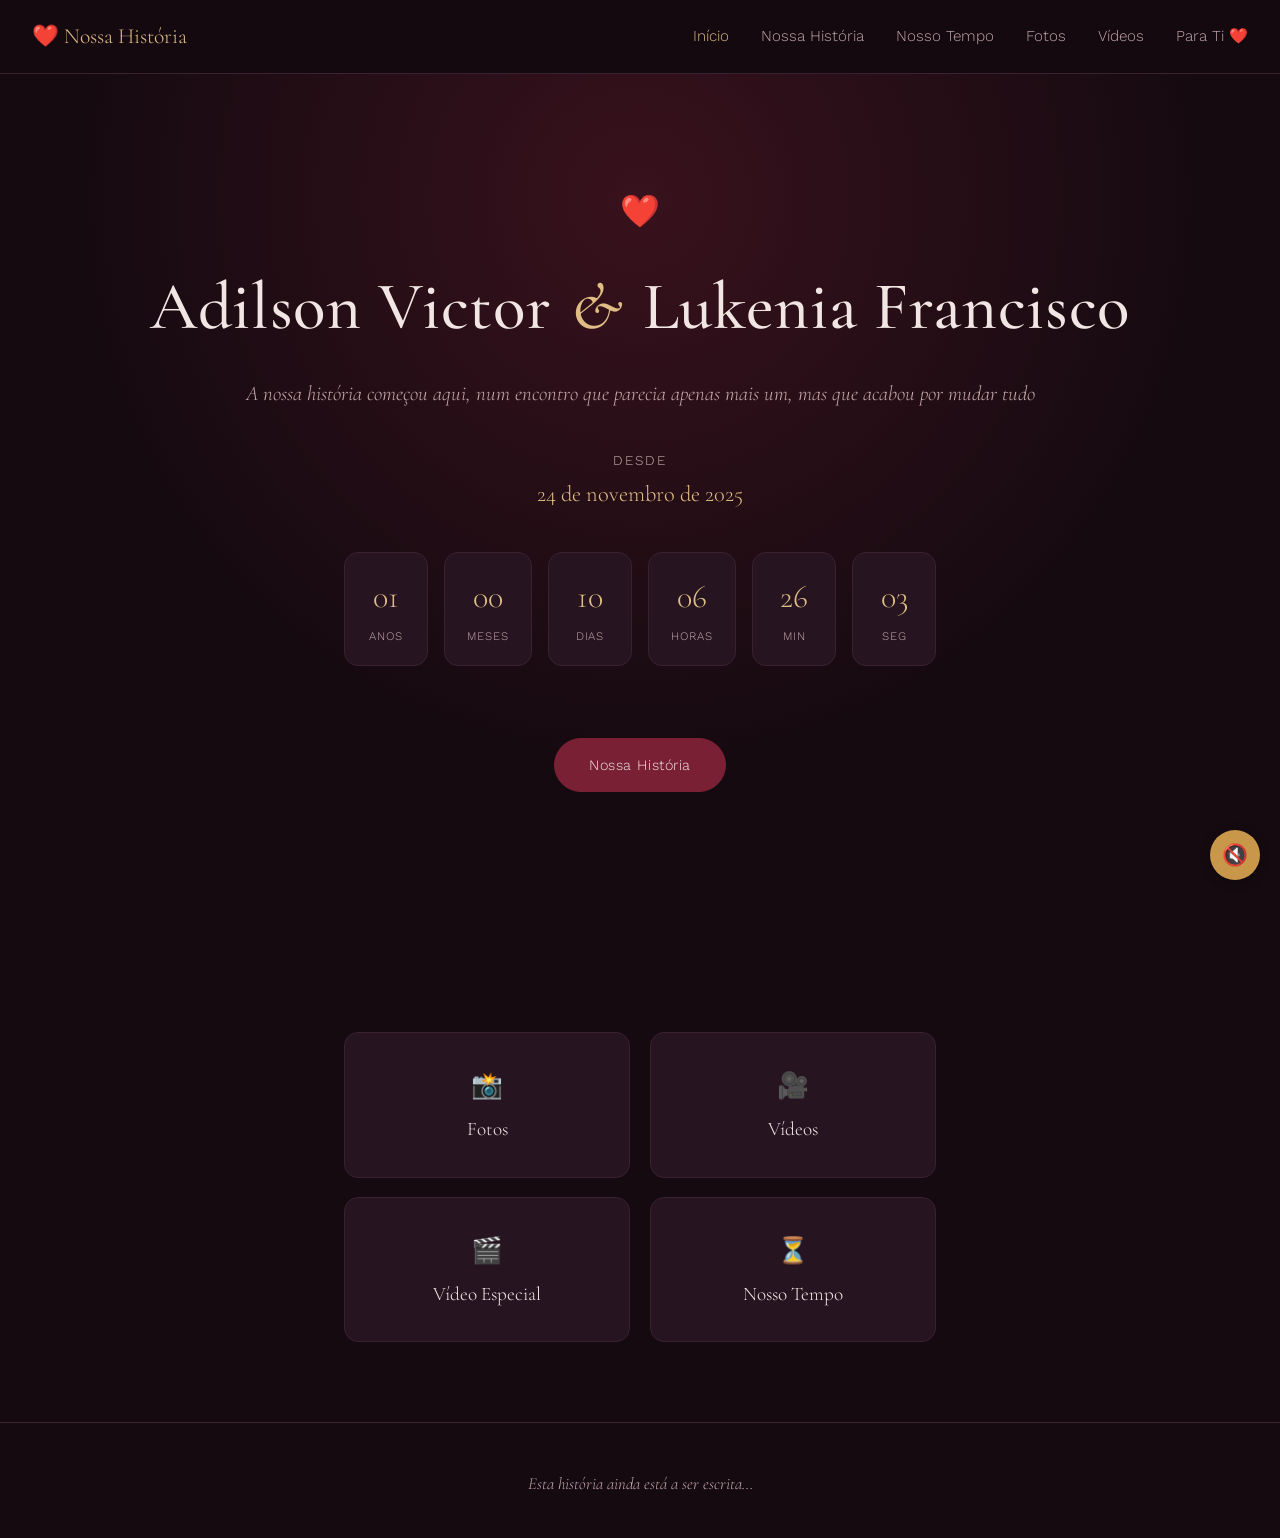
<file: index.html>
<!DOCTYPE html>
<html lang="pt-PT">
<head>
<meta charset="UTF-8">
<meta name="viewport" content="width=device-width, initial-scale=1">
<title>Nossa História</title>
<link rel="stylesheet" href="css/style.css">
<link rel="stylesheet" href="css/responsive.css">
<link rel="stylesheet" href="css/animations.css">
</head>
<body>

<header class="cabecalho">
  <div class="logo">❤️ Nossa História</div>
  <nav class="nav-links">
    <a href="index.html">Início</a>
    <a href="historia.html">Nossa História</a>
    <a href="tempo.html">Nosso Tempo</a>
    <a href="fotos.html">Fotos</a>
    <a href="videos.html">Vídeos</a>
    <a href="especial.html">Para Ti ❤️</a>
  </nav>
  <button class="menu-toggle" aria-label="Abrir menu"><span></span><span></span><span></span></button>
</header>

<main>
  <section class="hero">
    <div class="hero-coracao">❤️</div>
    <h1 class="hero-nomes"><span data-nome1>Adilson</span><span class="amp"> &amp; </span><span data-nome2>Nome dela</span></h1>
    <p class="hero-frase" data-frase>A nossa história começou aqui</p>

    <p class="hero-desde">Desde</p>
    <p class="hero-data" id="hero-data-inicio"></p>

    <div class="contador" id="contador-hero">
      <div class="contador-item"><span class="numero" data-unit="anos">0</span><span class="label">Anos</span></div>
      <div class="contador-item"><span class="numero" data-unit="meses">0</span><span class="label">Meses</span></div>
      <div class="contador-item"><span class="numero" data-unit="dias">0</span><span class="label">Dias</span></div>
      <div class="contador-item"><span class="numero" data-unit="horas">0</span><span class="label">Horas</span></div>
      <div class="contador-item"><span class="numero" data-unit="minutos">0</span><span class="label">Min</span></div>
      <div class="contador-item"><span class="numero" data-unit="segundos">0</span><span class="label">Seg</span></div>
    </div>

    <a href="historia.html" class="botao botao-cheio">Nossa História</a>
  </section>

  <section class="secao">
    <div class="atalhos revelar">
      <a class="atalho-card" href="fotos.html">
        <div class="atalho-icone">📸</div>
        <div class="atalho-nome">Fotos</div>
      </a>
      <a class="atalho-card" href="videos.html">
        <div class="atalho-icone">🎥</div>
        <div class="atalho-nome">Vídeos</div>
      </a>
      <a class="atalho-card" href="especial.html">
        <div class="atalho-icone">🎬</div>
        <div class="atalho-nome">Vídeo Especial</div>
      </a>
      <a class="atalho-card" href="tempo.html">
        <div class="atalho-icone">⏳</div>
        <div class="atalho-nome">Nosso Tempo</div>
      </a>
    </div>
  </section>
</main>

<footer class="rodape">
  <p data-frase-final>Esta história ainda está a ser escrita...</p>
</footer>

<script src="js/config.js"></script>
<script src="js/contador.js"></script>
<script src="js/geral.js"></script>
<script src="js/musica.js"></script>
<script>
  document.getElementById("hero-data-inicio").textContent =
    new Date(relacionamento.dataInicio).toLocaleDateString("pt-PT", { day: "2-digit", month: "long", year: "numeric" });
  iniciarContadorPrincipal("contador-hero", relacionamento.dataInicio);
</script>
</body>
</html>
</file>
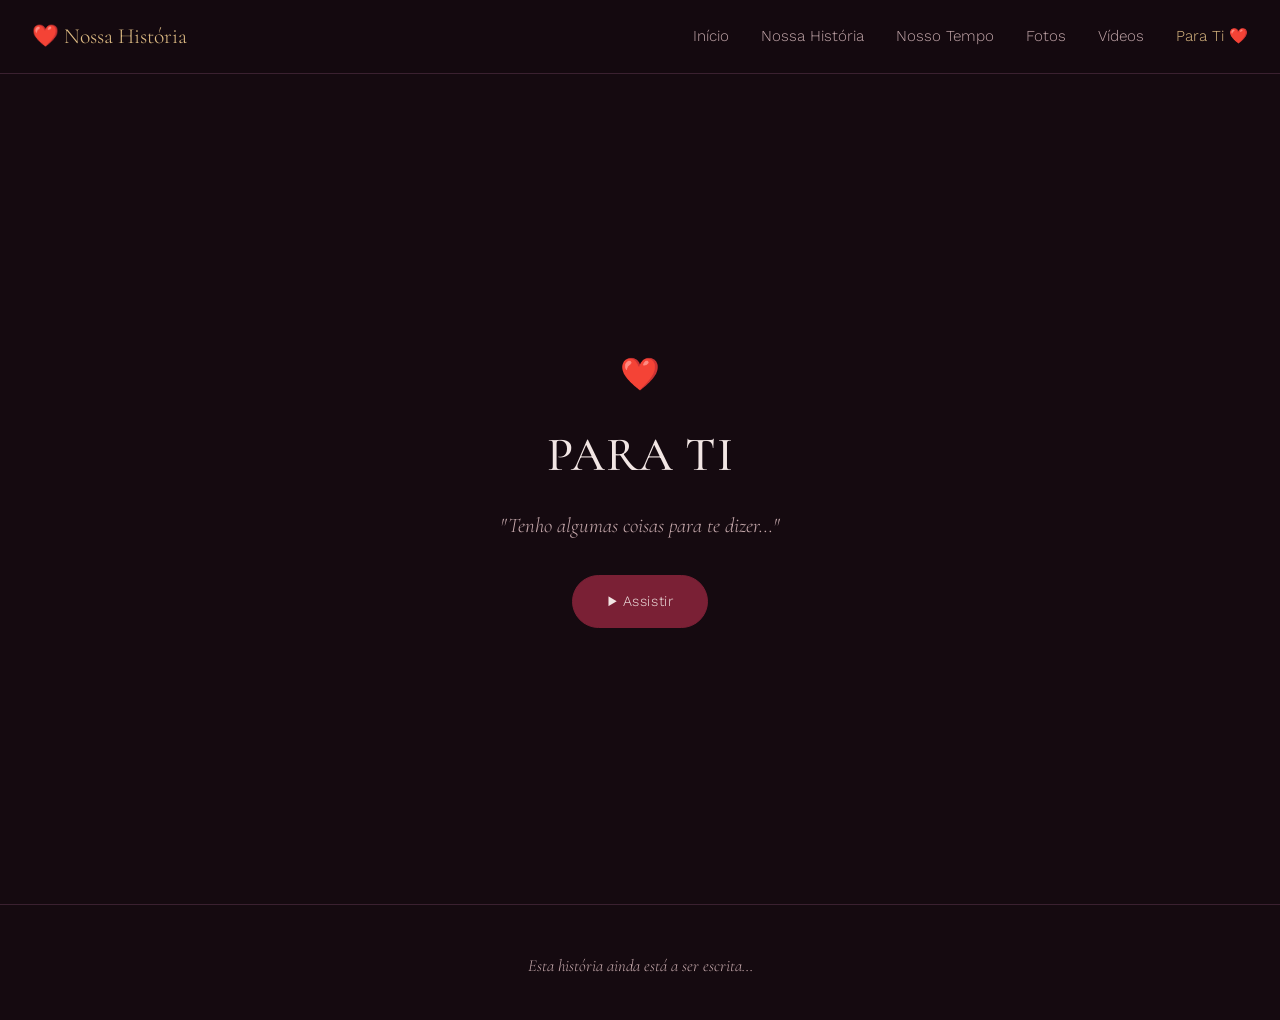
<file: especial.html>
<!DOCTYPE html>
<html lang="pt-PT">
<head>
<meta charset="UTF-8">
<meta name="viewport" content="width=device-width, initial-scale=1">
<title>Para Ti</title>
<link rel="stylesheet" href="css/style.css">
<link rel="stylesheet" href="css/responsive.css">
<link rel="stylesheet" href="css/animations.css">
</head>
<body>

<header class="cabecalho">
  <div class="logo">❤️ Nossa História</div>
  <nav class="nav-links">
    <a href="index.html">Início</a>
    <a href="historia.html">Nossa História</a>
    <a href="tempo.html">Nosso Tempo</a>
    <a href="fotos.html">Fotos</a>
    <a href="videos.html">Vídeos</a>
    <a href="especial.html">Para Ti ❤️</a>
  </nav>
  <button class="menu-toggle" aria-label="Abrir menu"><span></span><span></span><span></span></button>
</header>

<main>
  <section class="especial-hero">
    <div class="hero-coracao">❤️</div>
    <h1 class="hero-nomes" style="font-size:clamp(1.8rem,6vw,3rem);">PARA TI</h1>
    <p class="hero-frase">"Tenho algumas coisas para te dizer..."</p>

    <div id="antes-video">
      <a href="#" class="botao botao-cheio" id="btn-assistir">▶ Assistir</a>
    </div>

    <div id="depois-video" style="display:none; width:100%; max-width:640px;">
  <video
    id="video-especial"
    controls
    playsinline
    preload="auto"
    style="width:100%; height:auto;"
  >
    <source src="./videos/especial.mp4" type="video/mp4">
    O teu navegador não consegue reproduzir este vídeo.
  </video>
</div>


    <p class="especial-mensagem" id="mensagem-final">
      ❤️<br><br>
      Lembras-te daquele táxi? Dois desconhecidos, sem uma palavra trocada,
      a caminho do mesmo lugar sem saber. Eu só sabia que ia para Cacuaco.
      Não sabia que ia também na tua direção.
      <br><br>
      Segurei a tua mão para atravessarmos a estrada, e nunca mais a larguei.
      Hoje sei que aquele gesto pequeno foi o início de tudo o que somos agora.
      <br><br>
      Obrigado por caminhares comigo. A nossa história ainda está a ser escrita,
      e não há ninguém com quem eu prefira escrevê-la.
      <br><br>❤️
    </p>
  </section>
</main>

<footer class="rodape">
  <p data-frase-final>Esta história ainda está a ser escrita...</p>
</footer>

<script src="js/config.js"></script>
<script src="js/geral.js"></script>
<script>
  const btn = document.getElementById("btn-assistir");
  const antes = document.getElementById("antes-video");
  const depois = document.getElementById("depois-video");
  const video = document.getElementById("video-especial");
  const mensagem = document.getElementById("mensagem-final");

  btn.addEventListener("click", function(e) {
    e.preventDefault();

    antes.style.display = "none";
    depois.style.display = "block";

    video.load();

    video.play().catch(function(error) {
      console.log("O vídeo não iniciou automaticamente:", error);
    });
  });

  video.addEventListener("ended", function() {
    mensagem.classList.add("visivel");
  });

  video.addEventListener("error", function() {
    console.error("Erro ao carregar videos/especial.mp4");
  });
</script>
</file>
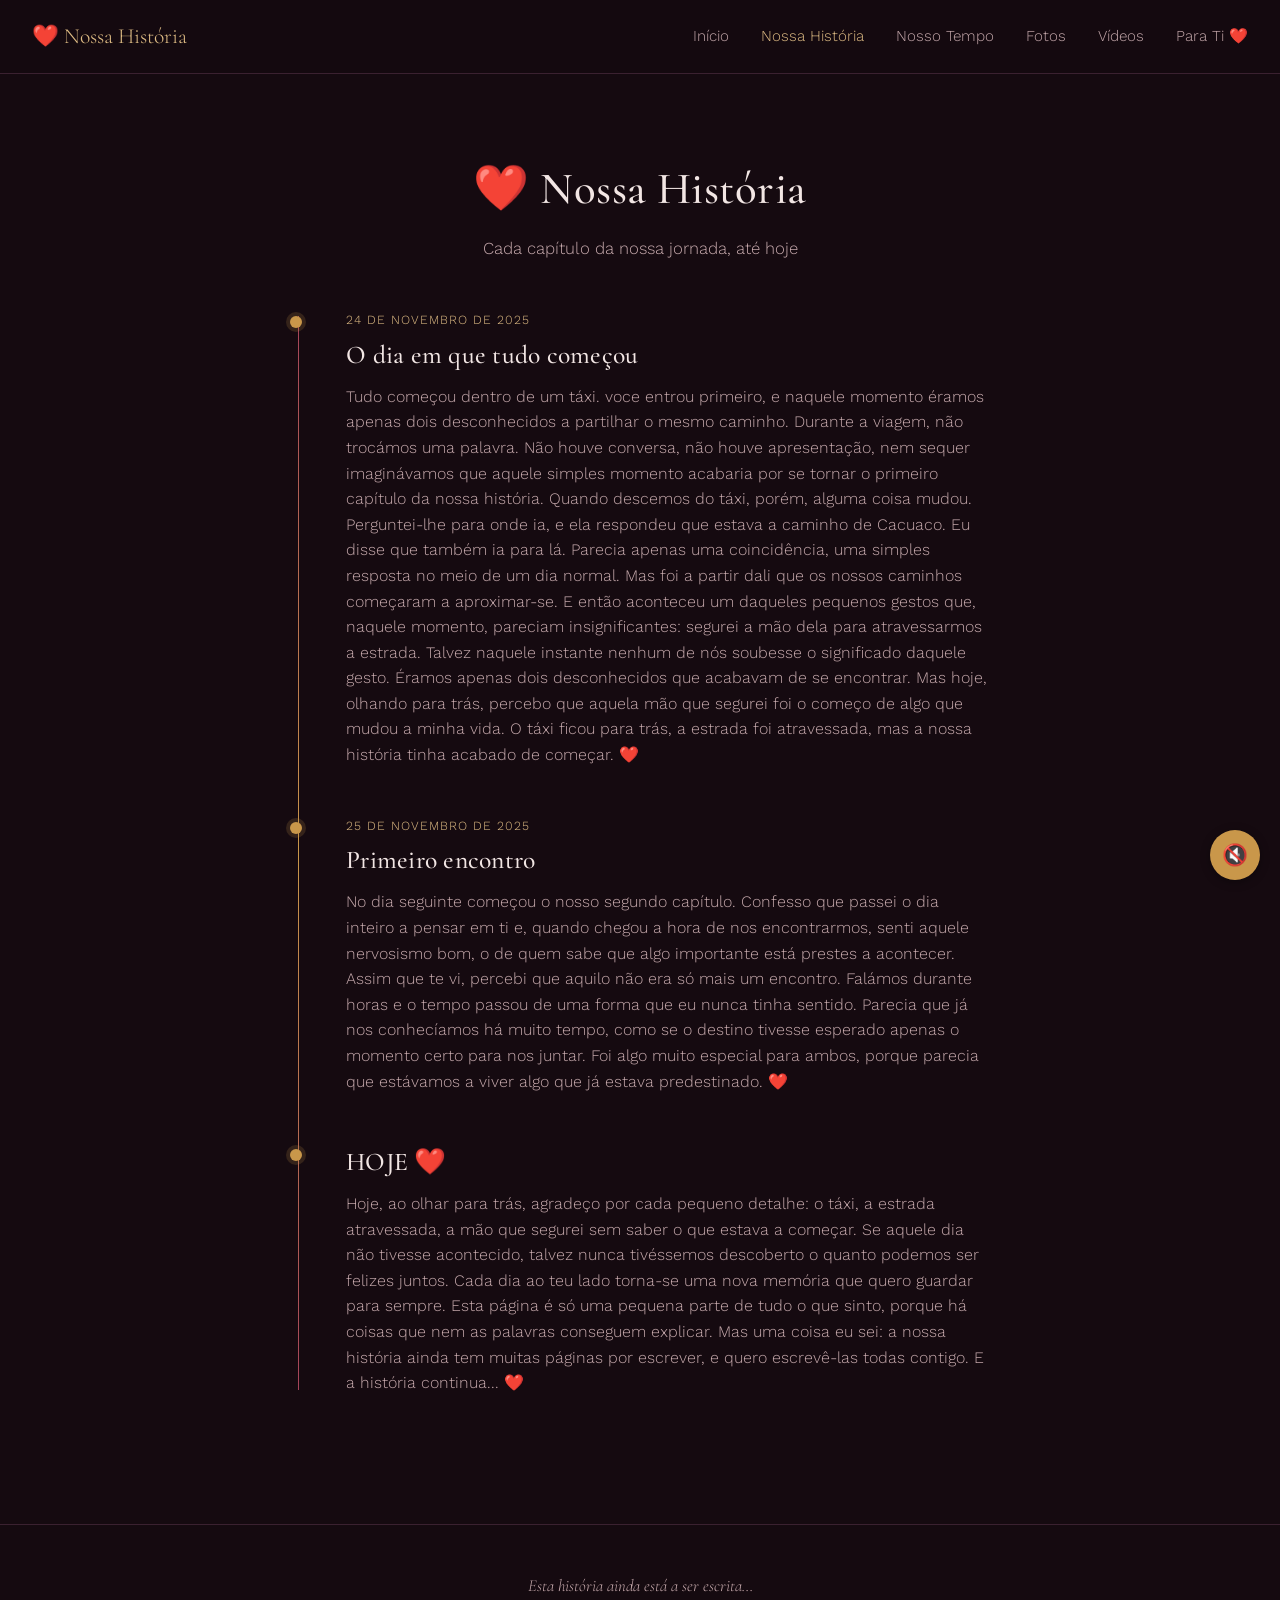
<file: historia.html>
<!DOCTYPE html>
<html lang="pt-PT">
<head>
<meta charset="UTF-8">
<meta name="viewport" content="width=device-width, initial-scale=1">
<title>Nossa História</title>
<link rel="stylesheet" href="css/style.css">
<link rel="stylesheet" href="css/responsive.css">
<link rel="stylesheet" href="css/animations.css">
</head>
<body>

<header class="cabecalho">
  <div class="logo">❤️ Nossa História</div>
  <nav class="nav-links">
    <a href="index.html">Início</a>
    <a href="historia.html">Nossa História</a>
    <a href="tempo.html">Nosso Tempo</a>
    <a href="fotos.html">Fotos</a>
    <a href="videos.html">Vídeos</a>
    <a href="especial.html">Para Ti ❤️</a>
  </nav>
  <button class="menu-toggle" aria-label="Abrir menu"><span></span><span></span><span></span></button>
</header>

<main>
  <section class="secao">
    <h1 class="secao-titulo">❤️ Nossa História</h1>
    <p class="secao-sub">Cada capítulo da nossa jornada, até hoje</p>

    <div class="timeline" id="timeline"></div>
  </section>
</main>

<footer class="rodape">
  <p data-frase-final>Esta história ainda está a ser escrita...</p>
</footer>

<script src="js/config.js"></script>
<script src="js/geral.js"></script>
<script>
  // ===== TEXTO NOVO DO "PRIMEIRO ENCONTRO" =====
  const capPrimeiroEncontro = historia.find(i => i.titulo && i.titulo.toLowerCase().includes("primeiro encontro"));
  if (capPrimeiroEncontro) {
    capPrimeiroEncontro.texto = "No dia seguinte começou o nosso segundo capítulo. Confesso que passei o dia inteiro a pensar em ti e, quando chegou a hora de nos encontrarmos, senti aquele nervosismo bom, o de quem sabe que algo importante está prestes a acontecer. Assim que te vi, percebi que aquilo não era só mais um encontro. Falámos durante horas e o tempo passou de uma forma que eu nunca tinha sentido. Parecia que já nos conhecíamos há muito tempo, como se o destino tivesse esperado apenas o momento certo para nos juntar. Foi algo muito especial para ambos, porque parecia que estávamos a viver algo que já estava predestinado. ❤️";
  }

  // ===== CONSTRUIR A LINHA DO TEMPO =====
  const container = document.getElementById("timeline");
  historia.forEach(item => {
    const div = document.createElement("div");
    div.className = "timeline-item revelar";
    const dataFormatada = new Date(item.data).toLocaleDateString("pt-PT", { day: "2-digit", month: "long", year: "numeric" });
    div.innerHTML = `
      <div class="timeline-data">${dataFormatada}</div>
      <h3 class="timeline-titulo">${item.titulo}</h3>
      <p class="timeline-texto">${item.texto}</p>
      ${item.foto ? `<div class="timeline-foto"><img src="${item.foto}" alt="${item.titulo}"></div>` : ""}
    `;
    container.appendChild(div);
  });

  // ===== HOJE =====
  const hoje = document.createElement("div");
  hoje.className = "timeline-item revelar";
  hoje.innerHTML = `<h3 class="timeline-titulo">HOJE ❤️</h3><p class="timeline-texto">Hoje, ao olhar para trás, agradeço por cada pequeno detalhe: o táxi, a estrada atravessada, a mão que segurei sem saber o que estava a começar. Se aquele dia não tivesse acontecido, talvez nunca tivéssemos descoberto o quanto podemos ser felizes juntos. Cada dia ao teu lado torna-se uma nova memória que quero guardar para sempre. Esta página é só uma pequena parte de tudo o que sinto, porque há coisas que nem as palavras conseguem explicar. Mas uma coisa eu sei: a nossa história ainda tem muitas páginas por escrever, e quero escrevê-las todas contigo. E a história continua... ❤️</p>`;
  container.appendChild(hoje);

  // reobservar os itens criados dinamicamente
  document.querySelectorAll(".revelar").forEach(el => {
    const obs = new IntersectionObserver(entries => {
      entries.forEach(e => { if (e.isIntersecting) { e.target.classList.add("visivel"); obs.unobserve(e.target); } });
    }, { threshold: 0.15 });
    obs.observe(el);
  });
</script>

<!-- MÚSICA -->
<script src="musica.js"></script>
</body>
</html>
</file>
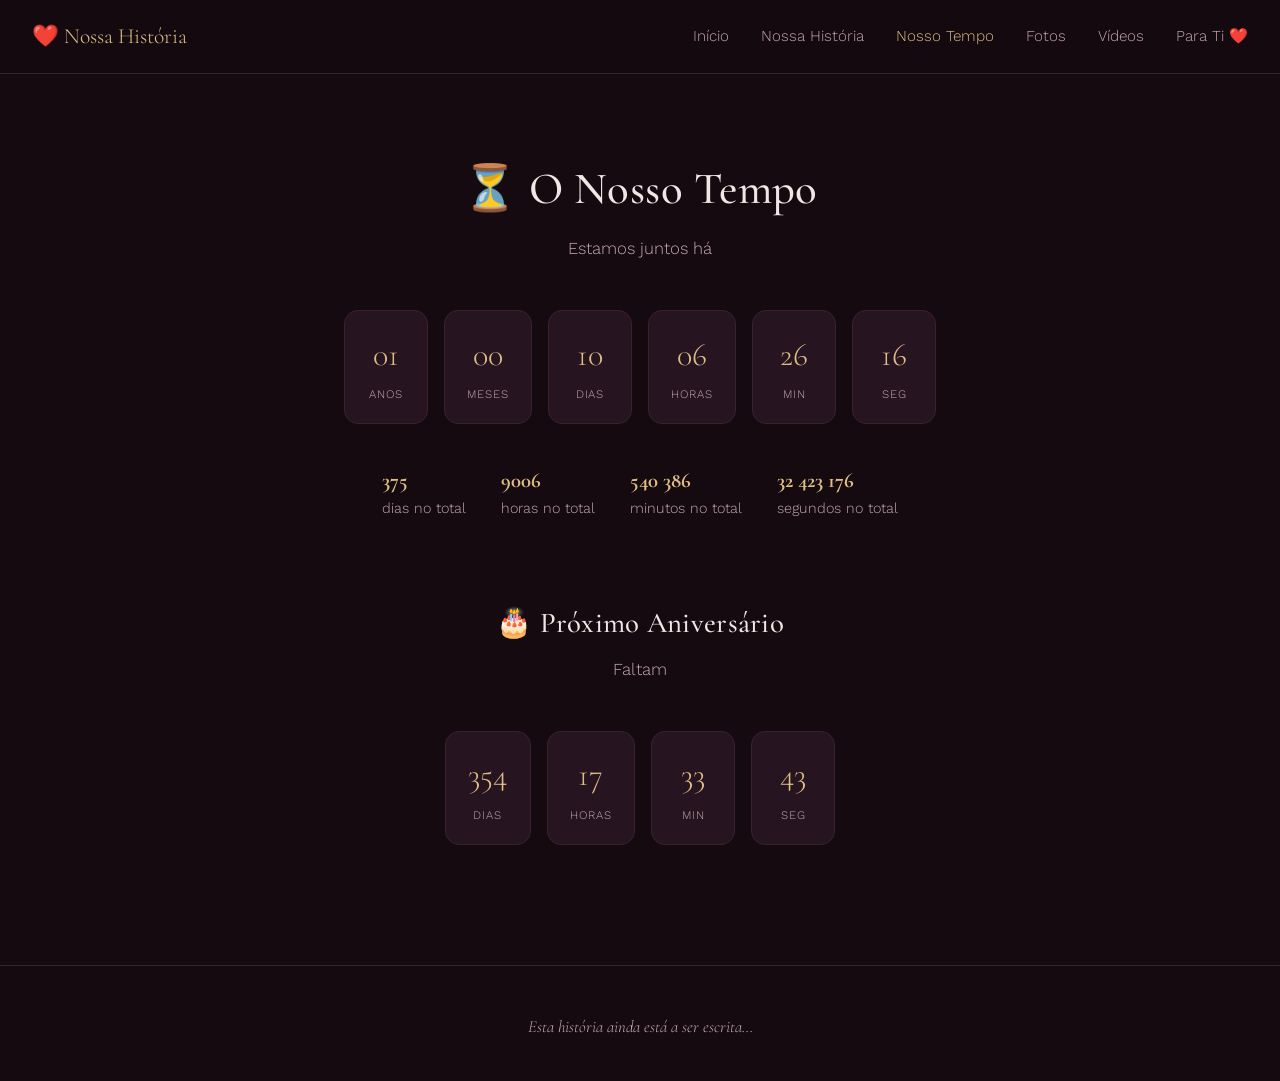
<file: tempo.html>
<!DOCTYPE html>
<html lang="pt-PT">
<head>
<meta charset="UTF-8">
<meta name="viewport" content="width=device-width, initial-scale=1">
<title>Nosso Tempo</title>
<link rel="stylesheet" href="css/style.css">
<link rel="stylesheet" href="css/responsive.css">
<link rel="stylesheet" href="css/animations.css">
</head>
<body>

<header class="cabecalho">
  <div class="logo">❤️ Nossa História</div>
  <nav class="nav-links">
    <a href="index.html">Início</a>
    <a href="historia.html">Nossa História</a>
    <a href="tempo.html">Nosso Tempo</a>
    <a href="fotos.html">Fotos</a>
    <a href="videos.html">Vídeos</a>
    <a href="especial.html">Para Ti ❤️</a>
  </nav>
  <button class="menu-toggle" aria-label="Abrir menu"><span></span><span></span><span></span></button>
</header>

<main>
  <section class="secao">
    <h1 class="secao-titulo">⏳ O Nosso Tempo</h1>
    <p class="secao-sub">Estamos juntos há</p>

    <div id="contador-tempo">
      <div class="contador">
        <div class="contador-item"><span class="numero" data-unit="anos">0</span><span class="label">Anos</span></div>
        <div class="contador-item"><span class="numero" data-unit="meses">0</span><span class="label">Meses</span></div>
        <div class="contador-item"><span class="numero" data-unit="dias">0</span><span class="label">Dias</span></div>
        <div class="contador-item"><span class="numero" data-unit="horas">0</span><span class="label">Horas</span></div>
        <div class="contador-item"><span class="numero" data-unit="minutos">0</span><span class="label">Min</span></div>
        <div class="contador-item"><span class="numero" data-unit="segundos">0</span><span class="label">Seg</span></div>
      </div>

      <div class="contador-totais">
        <div><strong data-unit="totalDias">0</strong>dias no total</div>
        <div><strong data-unit="totalHoras">0</strong>horas no total</div>
        <div><strong data-unit="totalMinutos">0</strong>minutos no total</div>
        <div><strong data-unit="totalSegundos">0</strong>segundos no total</div>
      </div>
    </div>
  </section>

  <section class="secao revelar" style="padding-top:0;">
    <h2 class="secao-titulo" style="font-size:1.8rem;">🎂 Próximo Aniversário</h2>
    <p class="secao-sub">Faltam</p>
    <div class="contador" id="contador-aniversario">
      <div class="contador-item"><span class="numero" data-unit="dias">0</span><span class="label">Dias</span></div>
      <div class="contador-item"><span class="numero" data-unit="horas">0</span><span class="label">Horas</span></div>
      <div class="contador-item"><span class="numero" data-unit="minutos">0</span><span class="label">Min</span></div>
      <div class="contador-item"><span class="numero" data-unit="segundos">0</span><span class="label">Seg</span></div>
    </div>
  </section>
</main>

<footer class="rodape">
  <p data-frase-final>Esta história ainda está a ser escrita...</p>
</footer>

<script src="js/config.js"></script>
<script src="js/contador.js"></script>
<script src="js/geral.js"></script>
<script>
  iniciarContadorPrincipal("contador-tempo", relacionamento.dataInicio);
  iniciarContadorAniversario("contador-aniversario", relacionamento.dataInicio);
</script>
</body>
</html>
</file>
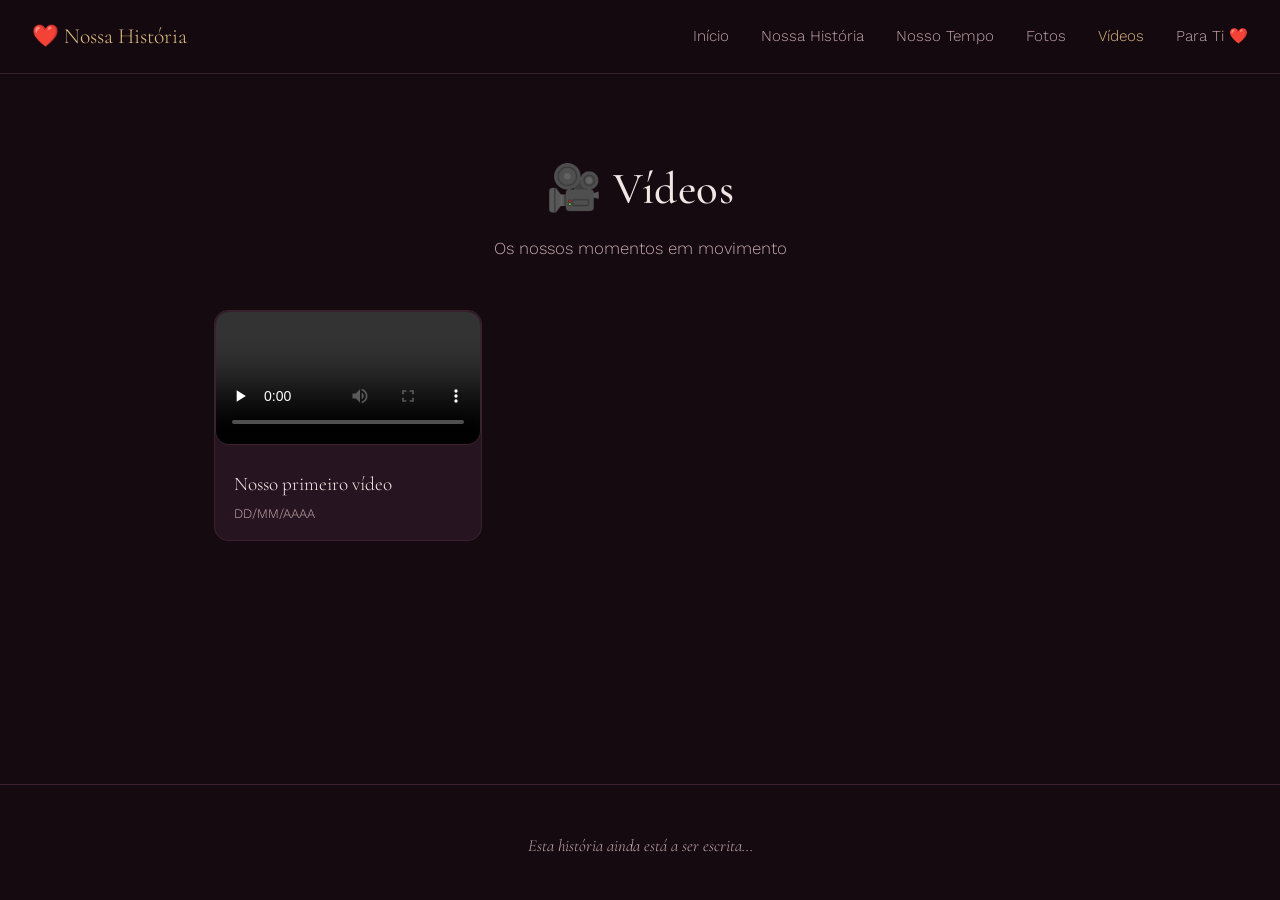
<file: videos.html>
<!DOCTYPE html>
<html lang="pt-PT">
<head>
<meta charset="UTF-8">
<meta name="viewport" content="width=device-width, initial-scale=1">
<title>Vídeos</title>
<link rel="stylesheet" href="css/style.css">
<link rel="stylesheet" href="css/responsive.css">
<link rel="stylesheet" href="css/animations.css">
</head>
<body>

<header class="cabecalho">
  <div class="logo">❤️ Nossa História</div>
  <nav class="nav-links">
    <a href="index.html">Início</a>
    <a href="historia.html">Nossa História</a>
    <a href="tempo.html">Nosso Tempo</a>
    <a href="fotos.html">Fotos</a>
    <a href="videos.html">Vídeos</a>
    <a href="especial.html">Para Ti ❤️</a>
  </nav>
  <button class="menu-toggle" aria-label="Abrir menu"><span></span><span></span><span></span></button>
</header>

<main>
  <section class="secao">
    <h1 class="secao-titulo">🎥 Vídeos</h1>
    <p class="secao-sub">Os nossos momentos em movimento</p>

    <!--
      COMO ADICIONAR VÍDEOS:
      1. Coloca o ficheiro .mp4 em videos/
      2. Copia um bloco .video-card e ajusta título, data e src do <video>
      3. Se o vídeo for grande, considera hospedá-lo fora do repositório
         e usar aqui o link externo (ver secção 25 do plano)
    -->

    <div class="videos-grid revelar">
      <div class="video-card">
        <video controls preload="none" poster="">
          <source src="videos/video01.mp4" type="video/mp4">
        </video>
        <div class="video-info">
          <div class="video-titulo">Nosso primeiro vídeo</div>
          <div class="video-data">DD/MM/AAAA</div>
        </div>
      </div>
    </div>
  </section>
</main>

<footer class="rodape">
  <p data-frase-final>Esta história ainda está a ser escrita...</p>
</footer>

<script src="js/config.js"></script>
<script src="js/geral.js"></script>
</body>
</html>
</file>
<file: css/style.css>
@import url('https://fonts.googleapis.com/css2?family=Cormorant+Garamond:ital,wght@0,400;0,500;0,600;1,500&family=Work+Sans:wght@300;400;500&display=swap');

:root {
  --bg: #150a10;
  --bg-alt: #1f1017;
  --card: #261520;
  --linha: #3a2130;
  --texto: #f2e6e4;
  --texto-dim: #c6a9ac;
  --vinho: #7a2035;
  --vinho-suave: #a5445a;
  --dourado: #c9974a;
  --dourado-suave: #e0bd85;
  --serif: 'Cormorant Garamond', serif;
  --sans: 'Work Sans', sans-serif;
  --raio: 14px;
  --sombra: 0 20px 50px rgba(0,0,0,0.45);
}

* { margin: 0; padding: 0; box-sizing: border-box; }

html { scroll-behavior: smooth; }

body {
  background: var(--bg);
  color: var(--texto);
  font-family: var(--sans);
  font-weight: 300;
  line-height: 1.6;
  min-height: 100vh;
  display: flex;
  flex-direction: column;
}

img { max-width: 100%; display: block; }

a { color: inherit; text-decoration: none; }

h1, h2, h3, .serif {
  font-family: var(--serif);
  font-weight: 500;
  letter-spacing: 0.01em;
}

::selection { background: var(--vinho-suave); color: #fff; }

/* ---------- CABEÇALHO / NAV ---------- */

.cabecalho {
  position: sticky;
  top: 0;
  z-index: 50;
  display: flex;
  align-items: center;
  justify-content: space-between;
  padding: 1.2rem 2rem;
  background: rgba(21, 10, 16, 0.85);
  backdrop-filter: blur(10px);
  border-bottom: 1px solid var(--linha);
}

.logo {
  font-family: var(--serif);
  font-size: 1.35rem;
  color: var(--dourado-suave);
  display: flex;
  align-items: center;
  gap: 0.5rem;
}

.nav-links {
  display: flex;
  gap: 2rem;
}

.nav-links a {
  font-size: 0.95rem;
  color: var(--texto-dim);
  transition: color 0.25s ease;
  position: relative;
}

.nav-links a:hover,
.nav-links a.ativo-link {
  color: var(--dourado-suave);
}

.menu-toggle {
  display: none;
  flex-direction: column;
  gap: 5px;
  background: none;
  border: none;
  cursor: pointer;
  padding: 0.4rem;
}

.menu-toggle span {
  width: 24px;
  height: 2px;
  background: var(--texto);
  transition: transform 0.25s ease, opacity 0.25s ease;
}

/* ---------- ESTRUTURA GERAL ---------- */

main { flex: 1; }

.secao {
  padding: 5rem 1.5rem;
  max-width: 900px;
  margin: 0 auto;
}

.secao-titulo {
  text-align: center;
  font-size: clamp(2rem, 5vw, 2.8rem);
  margin-bottom: 0.6rem;
}

.secao-sub {
  text-align: center;
  color: var(--texto-dim);
  font-size: 1.05rem;
  margin-bottom: 3rem;
}

.centro { text-align: center; }

/* ---------- HERO (index) ---------- */

.hero {
  min-height: calc(100vh - 70px);
  display: flex;
  flex-direction: column;
  align-items: center;
  justify-content: center;
  text-align: center;
  padding: 3rem 1.5rem;
  position: relative;
  background:
    radial-gradient(circle at 50% 15%, rgba(122,32,53,0.35), transparent 60%),
    var(--bg);
}

.hero-coracao {
  font-size: 2rem;
  color: var(--dourado);
  margin-bottom: 1rem;
}

.hero-nomes {
  font-family: var(--serif);
  font-size: clamp(2.4rem, 7vw, 4.2rem);
  color: var(--texto);
}

.hero-nomes .amp { color: var(--dourado-suave); font-style: italic; padding: 0 0.2rem; }

.hero-frase {
  margin-top: 1rem;
  font-style: italic;
  color: var(--texto-dim);
  font-family: var(--serif);
  font-size: 1.3rem;
}

.hero-desde {
  margin-top: 2.5rem;
  color: var(--texto-dim);
  font-size: 0.85rem;
  text-transform: uppercase;
  letter-spacing: 0.15em;
}

.hero-data {
  font-family: var(--serif);
  font-size: 1.4rem;
  color: var(--dourado-suave);
  margin-top: 0.3rem;
}

/* ---------- CONTADOR ---------- */

.contador {
  display: flex;
  flex-wrap: wrap;
  justify-content: center;
  gap: 1rem;
  margin: 2.5rem 0;
}

.contador-item {
  background: var(--card);
  border: 1px solid var(--linha);
  border-radius: var(--raio);
  padding: 1.1rem 1.4rem;
  min-width: 84px;
  text-align: center;
}

.contador-item .numero {
  font-family: var(--serif);
  font-size: 2rem;
  color: var(--dourado-suave);
  display: block;
}

.contador-item .label {
  font-size: 0.72rem;
  color: var(--texto-dim);
  text-transform: uppercase;
  letter-spacing: 0.08em;
}

.contador-totais {
  display: flex;
  flex-wrap: wrap;
  justify-content: center;
  gap: 2.2rem;
  margin-top: 2rem;
  color: var(--texto-dim);
  font-size: 0.9rem;
}

.contador-totais strong {
  display: block;
  color: var(--dourado-suave);
  font-family: var(--serif);
  font-size: 1.3rem;
}

/* ---------- BOTÕES ---------- */

.botao {
  display: inline-block;
  padding: 0.9rem 2.1rem;
  border: 1px solid var(--dourado);
  border-radius: 999px;
  color: var(--dourado-suave);
  font-size: 0.9rem;
  letter-spacing: 0.04em;
  transition: background 0.25s ease, color 0.25s ease, transform 0.25s ease;
  margin-top: 2rem;
}

.botao:hover {
  background: var(--dourado);
  color: #1b0e14;
  transform: translateY(-2px);
}

.botao-cheio {
  background: var(--vinho);
  border-color: var(--vinho);
  color: var(--texto);
}
.botao-cheio:hover { background: var(--vinho-suave); border-color: var(--vinho-suave); color: #fff; }

/* ---------- CARTÕES DE ATALHO (index) ---------- */

.atalhos {
  display: grid;
  grid-template-columns: repeat(2, 1fr);
  gap: 1.2rem;
  max-width: 640px;
  margin: 3rem auto 0;
  padding: 0 1.5rem;
}

.atalho-card {
  background: var(--card);
  border: 1px solid var(--linha);
  border-radius: var(--raio);
  padding: 2rem 1rem;
  text-align: center;
  transition: transform 0.25s ease, border-color 0.25s ease;
}

.atalho-card:hover {
  transform: translateY(-4px);
  border-color: var(--dourado);
}

.atalho-icone { font-size: 1.6rem; margin-bottom: 0.5rem; }
.atalho-nome { font-family: var(--serif); font-size: 1.2rem; }

/* ---------- TIMELINE (história) ---------- */

.timeline {
  position: relative;
  max-width: 700px;
  margin: 0 auto;
  padding-left: 2rem;
}

.timeline::before {
  content: '';
  position: absolute;
  left: 8px;
  top: 6px;
  bottom: 6px;
  width: 1px;
  background: linear-gradient(var(--vinho-suave), var(--dourado), var(--vinho-suave));
}

.timeline-item {
  position: relative;
  margin-bottom: 3rem;
  padding-left: 1.5rem;
}

.timeline-item::before {
  content: '';
  position: absolute;
  left: -2rem;
  top: 0.4rem;
  width: 12px;
  height: 12px;
  border-radius: 50%;
  background: var(--dourado);
  box-shadow: 0 0 0 4px rgba(201,151,74,0.18);
}

.timeline-data {
  font-size: 0.78rem;
  letter-spacing: 0.08em;
  color: var(--dourado-suave);
  text-transform: uppercase;
}

.timeline-titulo {
  font-family: var(--serif);
  font-size: 1.6rem;
  margin: 0.3rem 0 0.5rem;
}

.timeline-texto { color: var(--texto-dim); }

.timeline-foto {
  margin-top: 1rem;
  border-radius: var(--raio);
  overflow: hidden;
  border: 1px solid var(--linha);
}

/* ---------- GALERIA DE FOTOS ---------- */

.ano-grupo { margin-bottom: 3rem; }
.ano-titulo {
  font-family: var(--serif);
  font-size: 1.5rem;
  color: var(--dourado-suave);
  margin-bottom: 1rem;
  border-bottom: 1px solid var(--linha);
  padding-bottom: 0.5rem;
}

.galeria-grid {
  display: grid;
  grid-template-columns: repeat(auto-fill, minmax(150px, 1fr));
  gap: 0.9rem;
}

.foto-item {
  width: 100%;
  aspect-ratio: 1 / 1;
  object-fit: cover;
  border-radius: 10px;
  cursor: pointer;
  border: 1px solid var(--linha);
  transition: transform 0.25s ease, filter 0.25s ease;
}

.foto-item:hover { transform: scale(1.03); filter: brightness(1.08); }

/* Lightbox */
.lightbox {
  position: fixed;
  inset: 0;
  background: rgba(10,5,8,0.94);
  display: flex;
  flex-direction: column;
  align-items: center;
  justify-content: center;
  opacity: 0;
  visibility: hidden;
  transition: opacity 0.25s ease;
  z-index: 100;
  padding: 1.5rem;
}
.lightbox.aberto { opacity: 1; visibility: visible; }
.lightbox-img { max-height: 78vh; max-width: 90vw; border-radius: 8px; }
.lightbox-legenda { color: var(--texto-dim); margin-top: 1rem; font-family: var(--serif); font-size: 1.1rem; }
.lightbox-fechar {
  position: absolute; top: 1.2rem; right: 1.5rem;
  background: none; border: none; color: var(--texto);
  font-size: 2rem; cursor: pointer; line-height: 1;
}
.lightbox-nav {
  position: absolute; top: 50%; transform: translateY(-50%);
  background: none; border: 1px solid var(--linha); color: var(--texto);
  font-size: 1.8rem; width: 48px; height: 48px; border-radius: 50%;
  cursor: pointer; transition: border-color 0.2s ease, color 0.2s ease;
}
.lightbox-nav:hover { border-color: var(--dourado); color: var(--dourado-suave); }
.lightbox-anterior { left: 1.2rem; }
.lightbox-seguinte { right: 1.2rem; }

/* ---------- VÍDEOS ---------- */

.videos-grid {
  display: grid;
  grid-template-columns: repeat(auto-fill, minmax(260px, 1fr));
  gap: 1.5rem;
}

.video-card {
  background: var(--card);
  border: 1px solid var(--linha);
  border-radius: var(--raio);
  overflow: hidden;
}

.video-thumb {
  position: relative;
  aspect-ratio: 16/9;
  background: #0f0810;
  display: flex;
  align-items: center;
  justify-content: center;
}

.video-thumb .play {
  width: 56px; height: 56px;
  border-radius: 50%;
  border: 1px solid var(--dourado);
  color: var(--dourado-suave);
  display: flex; align-items: center; justify-content: center;
  font-size: 1.4rem;
}

.video-info { padding: 1rem 1.2rem; }
.video-titulo { font-family: var(--serif); font-size: 1.2rem; }
.video-data { color: var(--texto-dim); font-size: 0.82rem; margin-top: 0.2rem; }

/* ---------- PÁGINA ESPECIAL ---------- */

.especial-hero {
  min-height: calc(100vh - 70px);
  display: flex; flex-direction: column; align-items: center; justify-content: center;
  text-align: center; padding: 2rem;
}

.especial-mensagem {
  max-width: 560px;
  margin: 3rem auto 0;
  text-align: center;
  font-family: var(--serif);
  font-size: 1.4rem;
  line-height: 1.8;
  color: var(--texto-dim);
  display: none;
}
.especial-mensagem.visivel { display: block; }

video { width: 100%; border-radius: var(--raio); border: 1px solid var(--linha); }

/* ---------- RODAPÉ ---------- */

.rodape {
  text-align: center;
  padding: 3rem 1.5rem 2.5rem;
  color: var(--texto-dim);
  font-family: var(--serif);
  font-style: italic;
  border-top: 1px solid var(--linha);
  font-size: 1.05rem;
}

/* ---------- REVELAR AO SCROLL ---------- */

.revelar { opacity: 0; transform: translateY(18px); transition: opacity 0.7s ease, transform 0.7s ease; }
.revelar.visivel { opacity: 1; transform: translateY(0); }

@media (prefers-reduced-motion: reduce) {
  .revelar { opacity: 1; transform: none; transition: none; }
}
</file>
<file: css/responsive.css>
@media (max-width: 760px) {
  .nav-links {
    position: fixed;
    top: 64px;
    left: 0;
    right: 0;
    background: var(--bg-alt);
    border-bottom: 1px solid var(--linha);
    flex-direction: column;
    align-items: center;
    gap: 0;
    max-height: 0;
    overflow: hidden;
    transition: max-height 0.3s ease;
  }

  .nav-links.aberto {
    max-height: 480px;
  }

  .nav-links a {
    padding: 1rem 0;
    width: 100%;
    text-align: center;
    border-bottom: 1px solid var(--linha);
  }

  .menu-toggle { display: flex; }

  .menu-toggle.ativo span:nth-child(1) { transform: translateY(7px) rotate(45deg); }
  .menu-toggle.ativo span:nth-child(2) { opacity: 0; }
  .menu-toggle.ativo span:nth-child(3) { transform: translateY(-7px) rotate(-45deg); }

  .secao { padding: 3.5rem 1.2rem; }

  .atalhos { grid-template-columns: 1fr 1fr; gap: 0.8rem; }

  .contador-item { min-width: 72px; padding: 0.9rem 1rem; }
  .contador-item .numero { font-size: 1.6rem; }

  .timeline { padding-left: 1.2rem; }
  .timeline-item::before { left: -1.5rem; }

  .lightbox-nav { width: 40px; height: 40px; font-size: 1.4rem; }
}

@media (max-width: 420px) {
  .contador { gap: 0.6rem; }
  .contador-item { min-width: 64px; padding: 0.7rem 0.6rem; }
}
</file>
<file: css/animations.css>
@keyframes flutuar {
  0%, 100% { transform: translateY(0); }
  50% { transform: translateY(-6px); }
}

.hero-coracao { animation: flutuar 3.5s ease-in-out infinite; }

@keyframes surgir {
  from { opacity: 0; transform: translateY(10px); }
  to { opacity: 1; transform: translateY(0); }
}

.hero-nomes, .hero-frase, .hero-desde, .hero-data { animation: surgir 0.9s ease both; }
.hero-frase { animation-delay: 0.1s; }
.hero-desde { animation-delay: 0.2s; }
.hero-data { animation-delay: 0.3s; }

@media (prefers-reduced-motion: reduce) {
  .hero-coracao, .hero-nomes, .hero-frase, .hero-desde, .hero-data { animation: none; }
}
</file>
